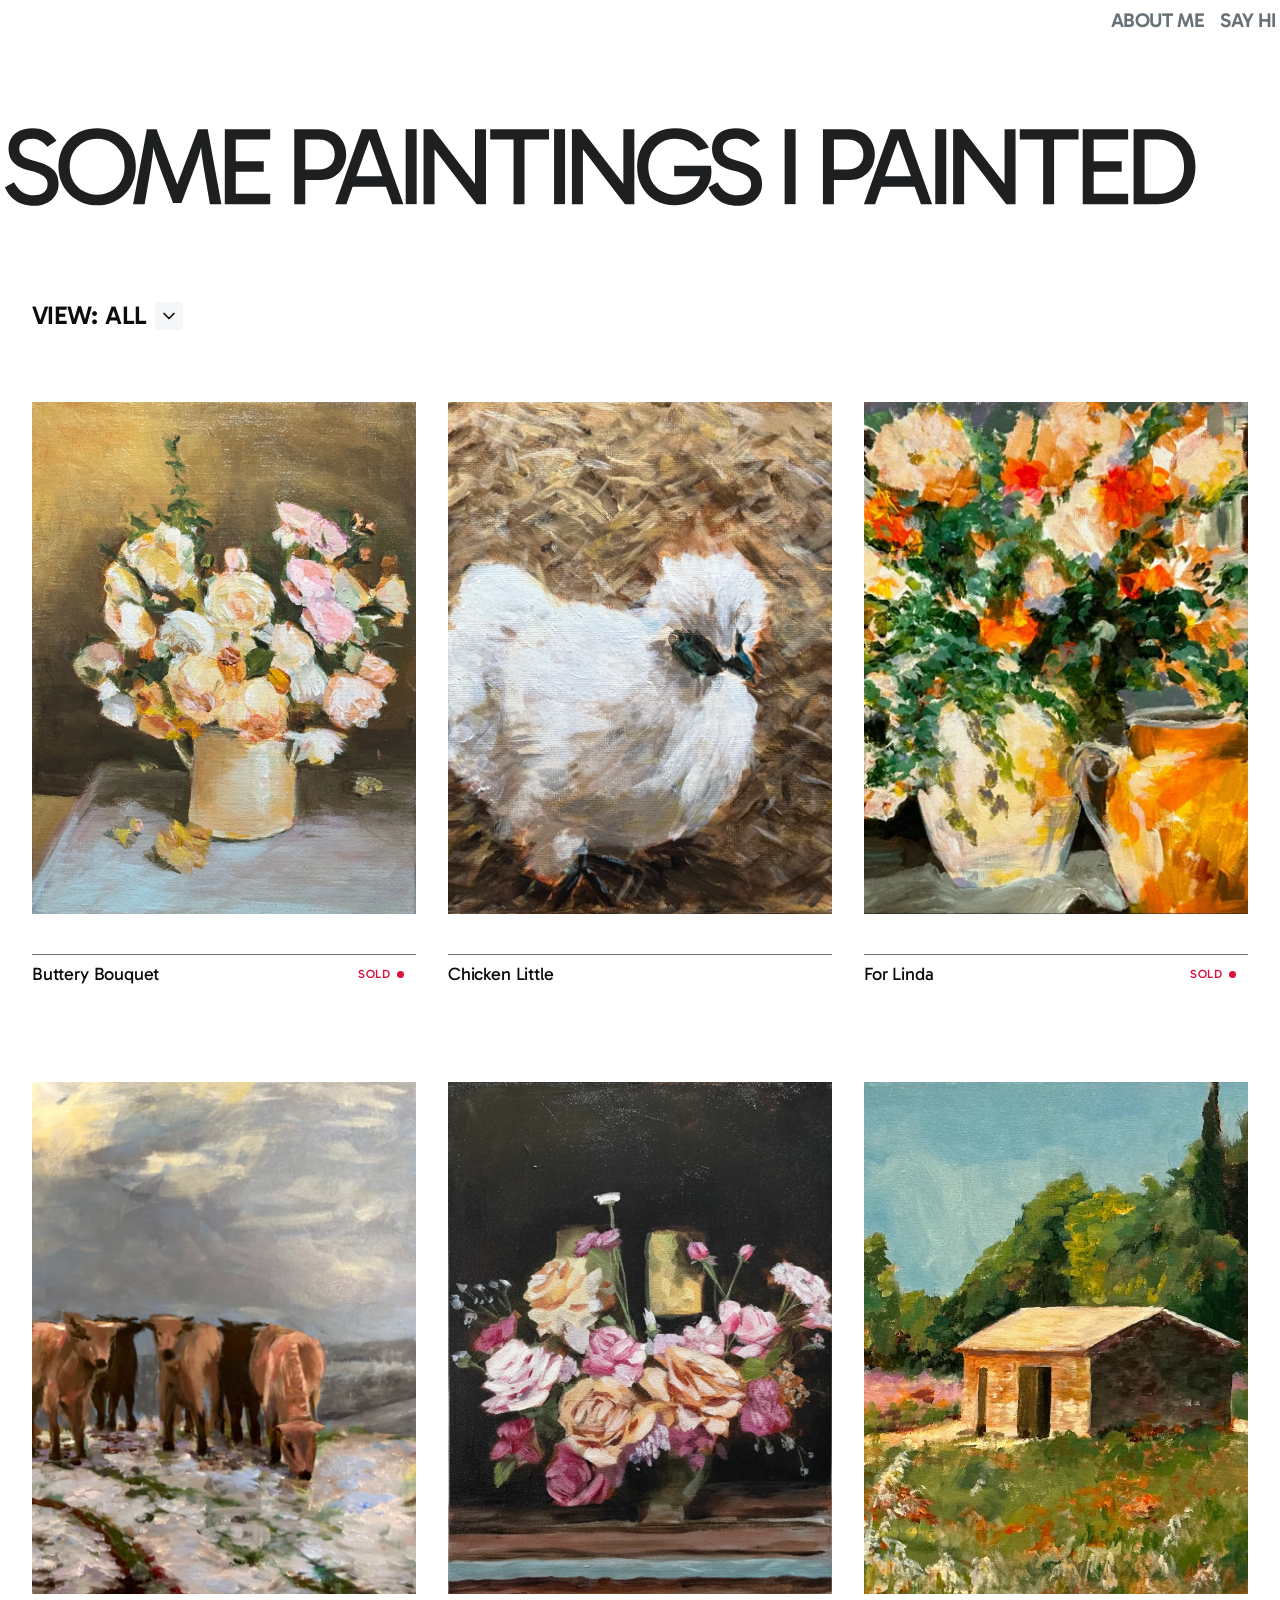
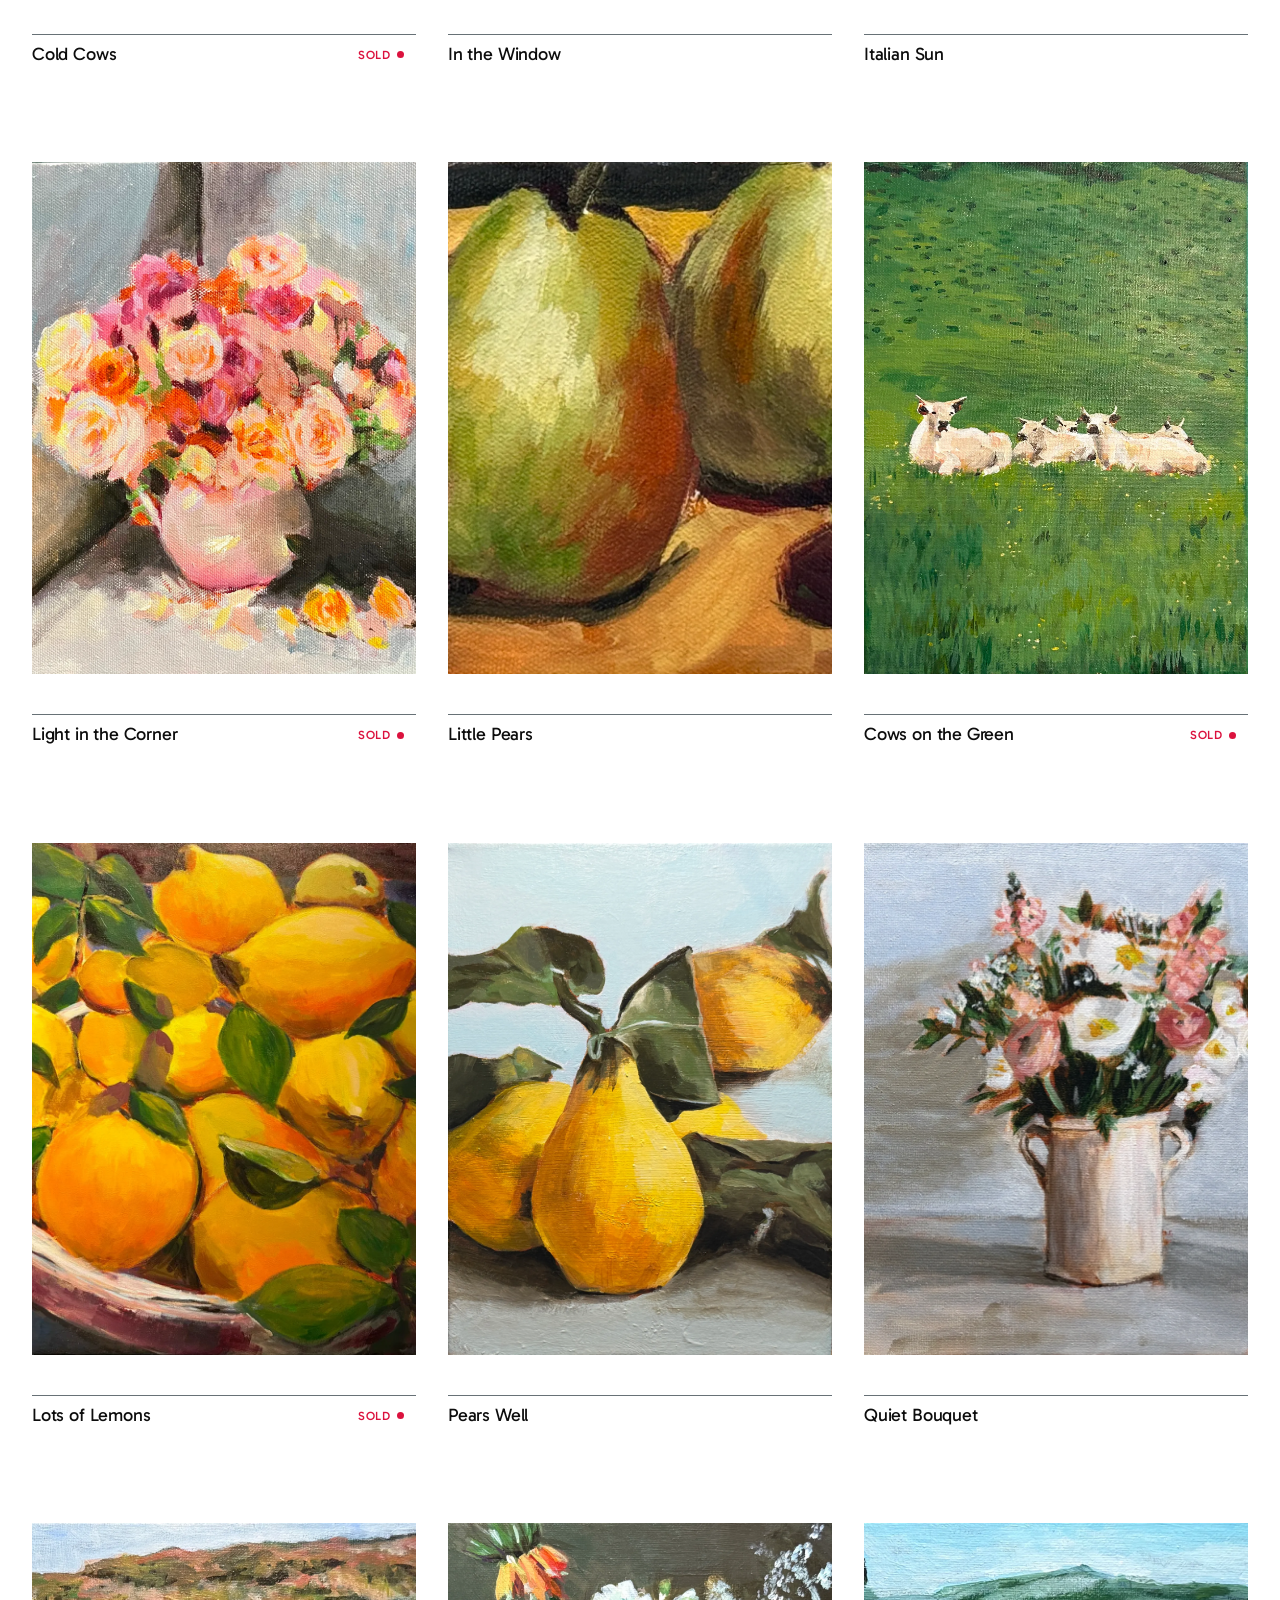
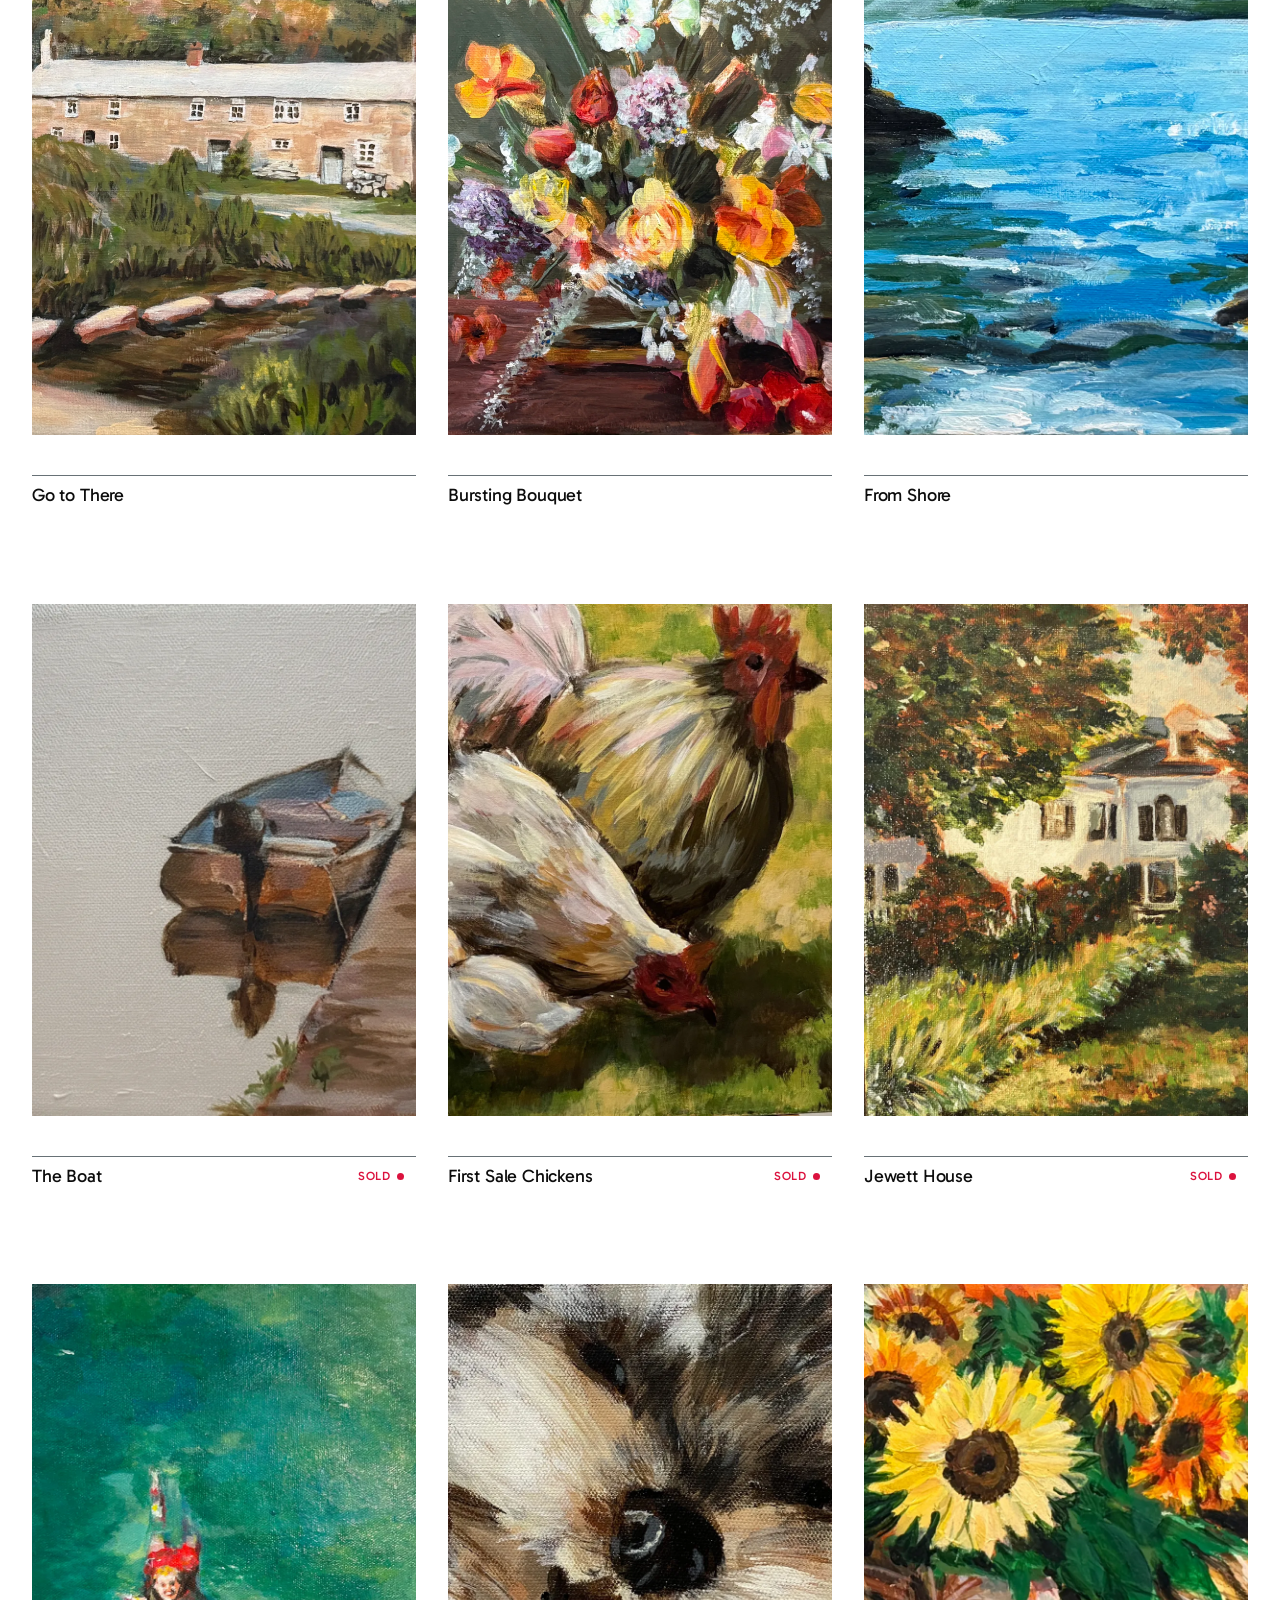
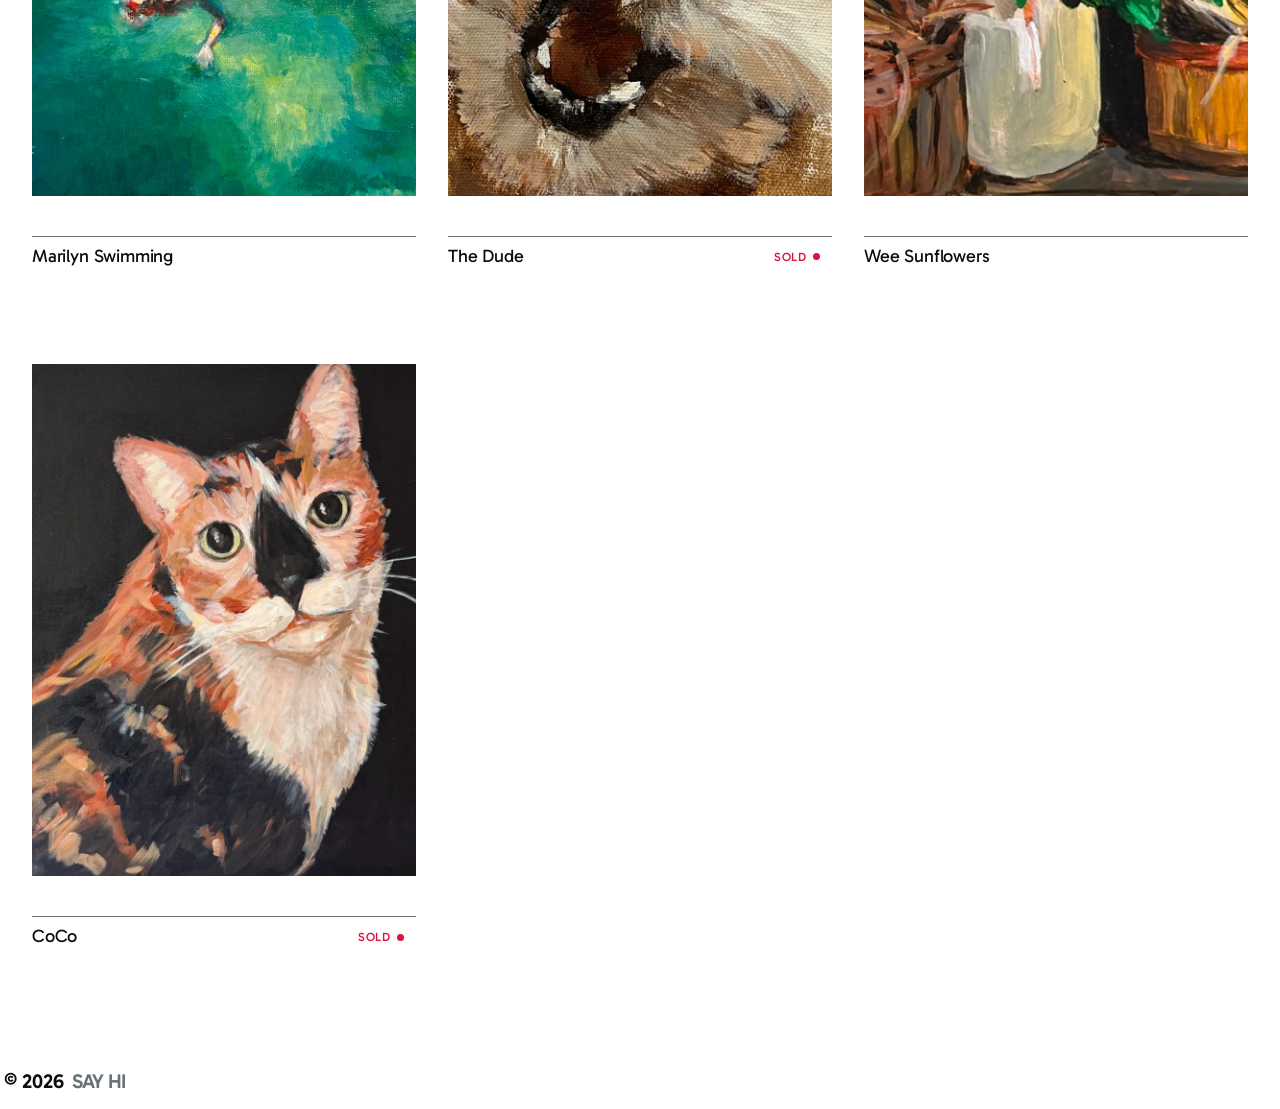
<file: index.html>
<!DOCTYPE html>
<html lang="en">
<head>
  <meta charset="UTF-8">
  <meta name="viewport" content="width=device-width, initial-scale=1.0">
  <script>if(sessionStorage.getItem('page-leaving'))document.documentElement.style.opacity='0'</script>
  <!-- Open Graph / Facebook -->
  <meta property="og:type" content="website">
  <meta property="og:url" content="https://somepaintingsipainted.com/">
  <meta property="og:title" content="Some Paintings I Painted">
  <meta property="og:description" content="Painting is really hard but really fun. Who knew? Here are some paintings I painted.">
  <meta property="og:image" content="https://somepaintingsipainted.com/images/og/og-painting.webp">
  <!-- Twitter -->
  <meta property="twitter:card" content="summary_large_image">
  <meta property="twitter:url" content="https://somepaintingsipainted.com/">
  <meta property="twitter:title" content="Some Paintings I Painted">
  <meta property="twitter:description" content="Painting is really hard but really fun. Who knew? Here are some paintings I painted.">
  <meta property="twitter:image" content="https://somepaintingsipainted.com/images/og/og-painting.webp">
  <title>Some Paintings I Painted</title>
  <link rel="preconnect" href="https://fonts.googleapis.com">
  <link rel="preconnect" href="https://fonts.gstatic.com" crossorigin>
  <link href="https://fonts.googleapis.com/css2?family=Gabarito:wght@400;600&display=swap" rel="stylesheet">
  <link rel="icon" type="image/png" href="images/favicon/favicon.png">
  <link rel="stylesheet" href="styles.css">
</head>
<body>

  <div class="site-sticky-bar" id="site-sticky-bar">
    <a href="index.html" class="site-sticky-bar__logo" id="site-sticky-logo" aria-label="Some Paintings I Painted">
      <img src="images/logo/logo-1line.svg" alt="" class="site-sticky-bar__logo-img">
    </a>
    <nav class="site-nav" aria-label="Main navigation">
      <a href="about.html" class="nav-link">ABOUT<span class="nav-about-me"> ME</span></a>
      <a href="mailto:danakbrook@gmail.com" class="nav-link">SAY HI</a>
    </nav>
  </div>

  <header class="site-header">
    <h1 class="site-title">
      <picture>
        <source media="(min-width: 1024px)" srcset="images/logo/logo-1line.svg">
        <img src="images/logo/logo-2lines.svg" alt="Some Paintings I Painted" class="site-title__logo">
      </picture>
    </h1>
  </header>

  <div class="grid-filter" id="grid-filter">
    <div class="grid-filter__bar">
      <span class="grid-filter__label">VIEW:</span>
      <span class="grid-filter__active-label" id="filter-active-label">ALL</span>
      <button class="grid-filter__btn" id="filter-toggle" aria-expanded="false" aria-label="Filter paintings">
        <span class="grid-filter__icon-down" aria-hidden="true">
          <svg width="20" height="20" viewBox="0 0 20 20" fill="none"><path d="M5 7.5L10 12.5L15 7.5" stroke="currentColor" stroke-width="1.75" stroke-linecap="round" stroke-linejoin="round"/></svg>
        </span>
        <span class="grid-filter__icon-up" aria-hidden="true">
          <svg width="20" height="20" viewBox="0 0 20 20" fill="none"><path d="M5 12.5L10 7.5L15 12.5" stroke="currentColor" stroke-width="1.75" stroke-linecap="round" stroke-linejoin="round"/></svg>
        </span>
        <span class="grid-filter__icon-clear" aria-hidden="true">
          <img src="images/icons/x.svg" alt="" width="20" height="20">
        </span>
      </button>
    </div>
    <div class="grid-filter__options" id="filter-options" aria-hidden="true">
      <div class="grid-filter__options-inner">
        <button class="grid-filter__option is-active" data-theme="all">ALL</button>
        <button class="grid-filter__option" data-theme="flowers">FLOWERS</button>
        <button class="grid-filter__option" data-theme="animals">ANIMALS</button>
        <button class="grid-filter__option" data-theme="food">FOOD</button>
        <button class="grid-filter__option" data-theme="people">PEOPLE</button>
        <button class="grid-filter__option" data-theme="structures">STRUCTURES</button>
        <button class="grid-filter__option" data-theme="water">WATER</button>
      </div>
    </div>
  </div>

  <main class="grid" id="grid" aria-label="Paintings"></main>

  <div class="cursor" id="cursor" aria-hidden="true">
    <span class="cursor__circle">VIEW</span>
  </div>

  <script>
    (async function () {
      let paintings = [];
      try {
        const response = await fetch('paintings.json');
        paintings = await response.json();
      } catch (err) {
        console.error('Failed to load paintings:', err);
      }

      const grid = document.getElementById('grid');

    paintings.forEach((painting) => {
      const item = document.createElement('article');
      item.className = 'grid-item';
      item.dataset.theme = painting.theme || '';

      item.innerHTML = `
        <a href="detail.html?id=${painting.id}" class="grid-item__link" aria-label="${painting.title}${painting.sold ? ', sold' : ''}">
          <div class="grid-item__image-wrap">
            <img
              src="${painting.image}"
              alt="${painting.title}"
              class="grid-item__image"
              loading="lazy"
              width="600"
              height="750"
            >
          </div>
          <div class="grid-item__rule" role="separator"></div>
          <div class="grid-item__meta">
            <span class="grid-item__title">${painting.title}</span>
            ${painting.sold ? '<span class="grid-item__sold"><span class="grid-item__sold-label">SOLD</span><span class="grid-item__sold-dot" aria-hidden="true"></span></span>' : ''}
          </div>
        </a>
      `;

      // Hide image before appending so there's no flash at opacity:1
      const img = item.querySelector('.grid-item__image');
      img.style.opacity = '0';

      grid.appendChild(item);

      // Fade in once loaded (or immediately if already cached)
      if (img.complete && img.naturalWidth > 0) {
        img.style.opacity = '1';
      } else {
        img.addEventListener('load', function () {
          img.style.opacity = '1';
        }, { once: true });
      }
    });

    // ── Filter ────────────────────────────────────────────────────────────────

    const gridFilter    = document.getElementById('grid-filter');
    const filterToggle  = document.getElementById('filter-toggle');
    const filterOptions = document.getElementById('filter-options');
    const activeLabel   = document.getElementById('filter-active-label');

    var activeTheme = 'all';
    var isOpen = false;

    function applyFilter() {
      // Update active-label text
      activeLabel.textContent = activeTheme.toUpperCase();

      // Highlight active option
      document.querySelectorAll('.grid-filter__option').forEach(function (b) {
        b.classList.toggle('is-active', b.dataset.theme === activeTheme);
      });

      // Show/hide grid items
      document.querySelectorAll('#grid .grid-item').forEach(function (item) {
        item.hidden = activeTheme !== 'all' && item.dataset.theme !== activeTheme;
      });

      // Sync classes: open, active-filter (closed + non-all filter)
      gridFilter.classList.toggle('grid-filter--open', isOpen);
      gridFilter.classList.toggle('grid-filter--active', !isOpen && activeTheme !== 'all');

      filterToggle.setAttribute('aria-expanded', String(isOpen));
      filterOptions.setAttribute('aria-hidden', String(!isOpen));
    }

    filterToggle.addEventListener('click', function () {
      // If showing the clear-X (closed + filter set): clear filter, stay closed
      if (!isOpen && activeTheme !== 'all') {
        activeTheme = 'all';
        applyFilter();
        return;
      }
      isOpen = !isOpen;
      filterToggle.setAttribute('aria-label', isOpen ? 'Close filter' : 'Filter paintings');
      applyFilter();
    });

    document.querySelectorAll('.grid-filter__option').forEach(function (btn) {
      btn.addEventListener('click', function () {
        activeTheme = btn.dataset.theme;
        // Menu stays open after selection
        applyFilter();
      });
    });
    })();
  </script>
  <footer class="site-footer">
    <span class="site-footer__copy">&copy; 2026</span>
    <a href="mailto:danakbrook@gmail.com" class="site-footer__link">SAY HI</a>
  </footer>

  <script src="transitions.js"></script>
  <script src="cursor.js"></script>
  <script>
    // Fade in sticky bar (background + logo) once the big logo scrolls out of view
    (function () {
      const bar     = document.getElementById('site-sticky-bar');
      const bigLogo = document.querySelector('.site-title');

      const observer = new IntersectionObserver(function (entries) {
        bar.classList.toggle('is-scrolled', !entries[0].isIntersecting);
      }, { threshold: 0 });

      observer.observe(bigLogo);
    }());
  </script>

</body>
</html>
</file>
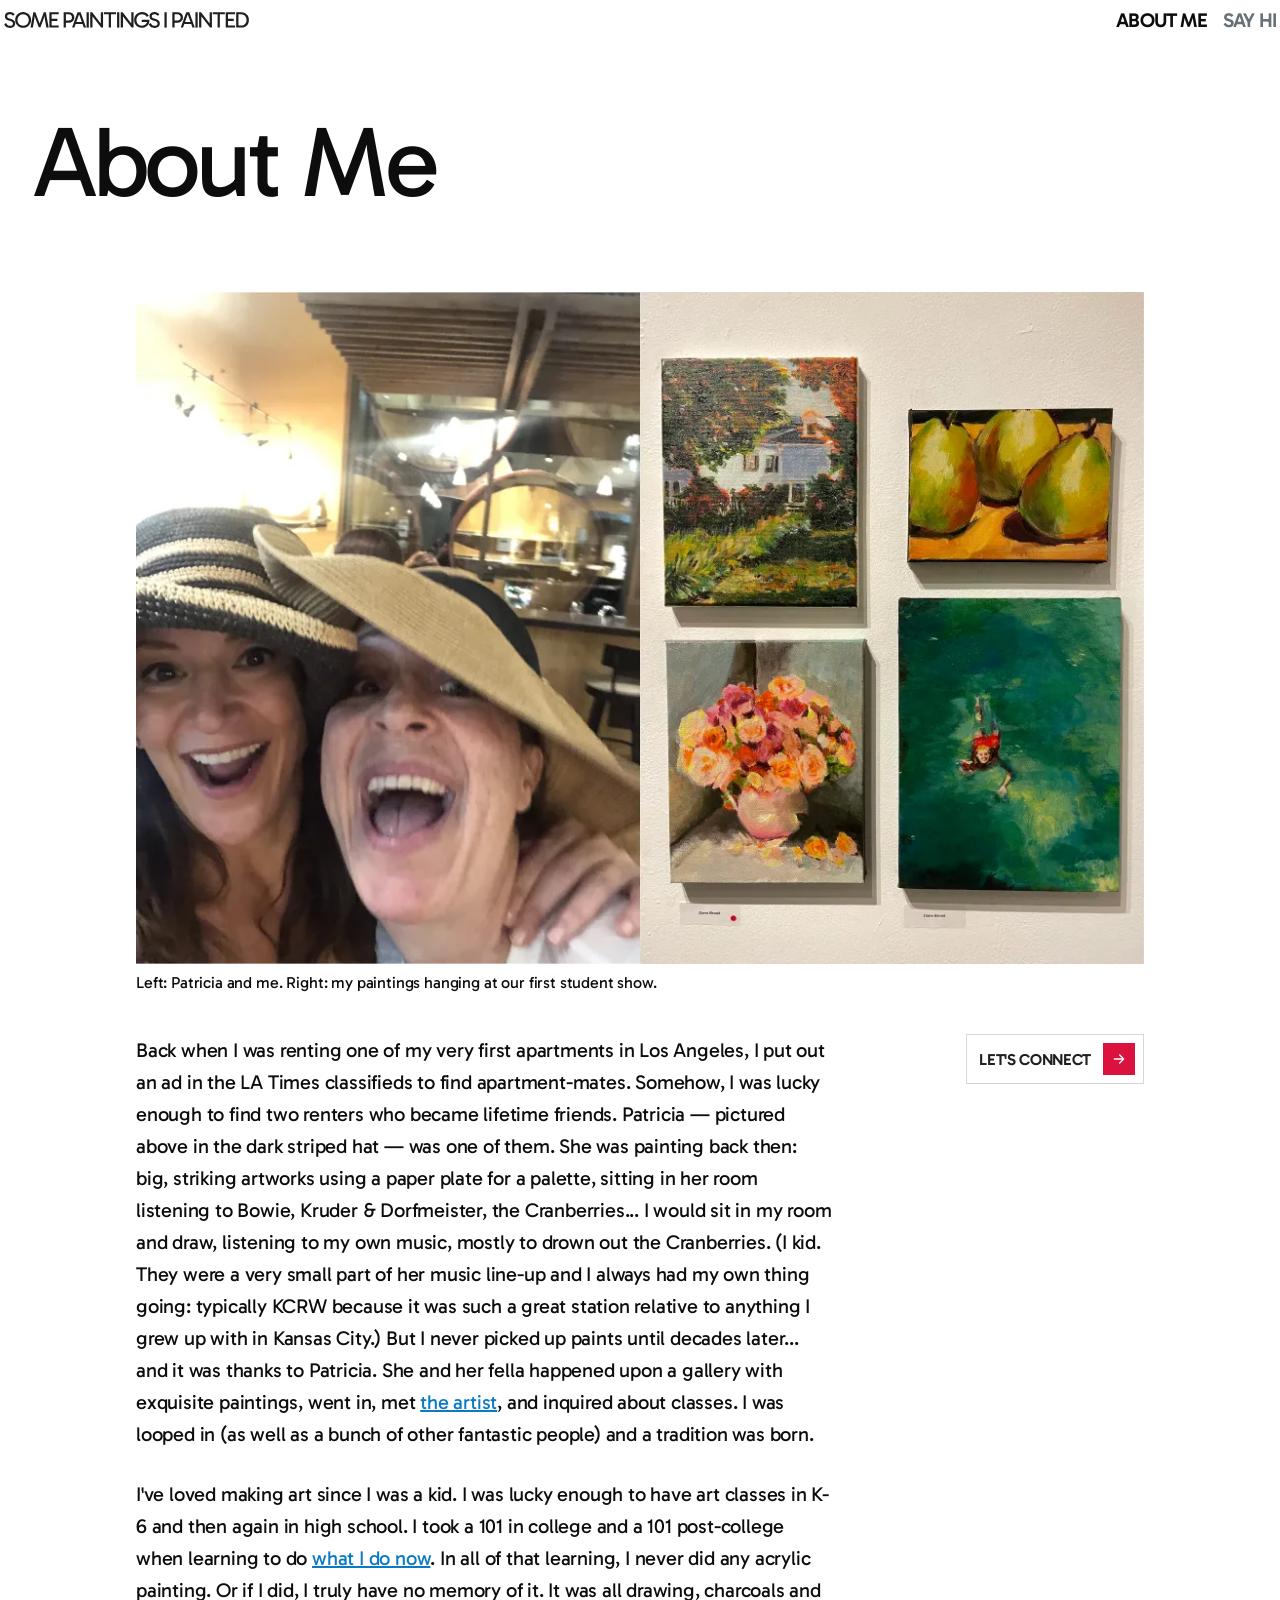
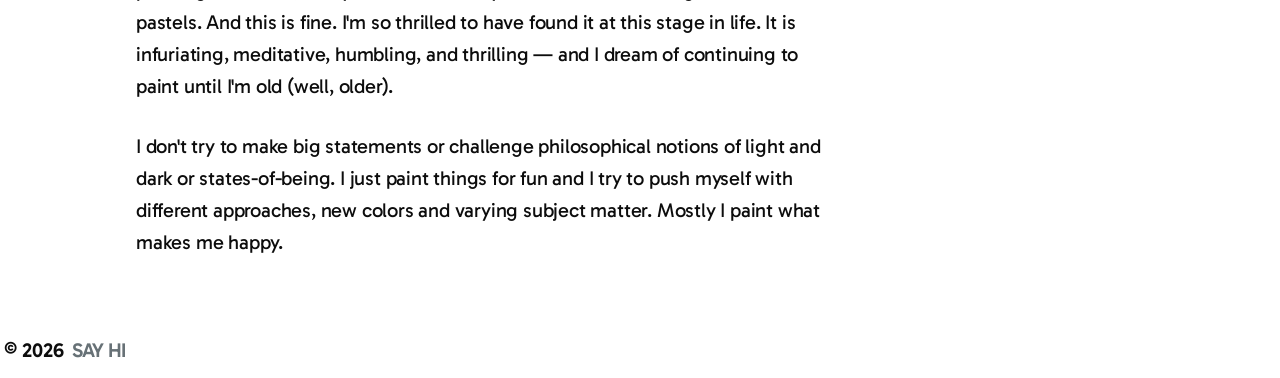
<file: about.html>
<!DOCTYPE html>
<html lang="en">
<head>
  <meta charset="UTF-8">
  <meta name="viewport" content="width=device-width, initial-scale=1.0">
  <script>if(sessionStorage.getItem('page-leaving'))document.documentElement.style.opacity='0'</script>
  <!-- Open Graph / Facebook -->
  <meta property="og:type" content="website">
  <meta property="og:url" content="https://somepaintingsipainted.com/about.html">
  <meta property="og:title" content="Some Paintings I Painted">
  <meta property="og:description" content="Painting is really hard but really fun. Who knew? Here are some paintings I painted.">
  <meta property="og:image" content="https://somepaintingsipainted.com/images/og/og-painting.webp">
  <!-- Twitter -->
  <meta property="twitter:card" content="summary_large_image">
  <meta property="twitter:url" content="https://somepaintingsipainted.com/about.html">
  <meta property="twitter:title" content="Some Paintings I Painted">
  <meta property="twitter:description" content="Painting is really hard but really fun. Who knew? Here are some paintings I painted.">
  <meta property="twitter:image" content="https://somepaintingsipainted.com/images/og/og-painting.webp">
  <title>About Me – Some Paintings I Painted</title>
  <link rel="preconnect" href="https://fonts.googleapis.com">
  <link rel="preconnect" href="https://fonts.gstatic.com" crossorigin>
  <link href="https://fonts.googleapis.com/css2?family=Gabarito:wght@400;600&display=swap" rel="stylesheet">
  <link rel="icon" type="image/png" href="images/favicon/favicon.png">
  <link rel="stylesheet" href="styles.css">
  <link rel="stylesheet" href="about.css">
</head>
<body>

  <header class="detail-header">
    <a href="index.html" class="detail-header__title" aria-label="Some Paintings I Painted">
      <img src="images/logo/logo-1line.svg" alt="Some Paintings I Painted" class="detail-header__logo">
    </a>
    <nav class="detail-header__nav" aria-label="Main navigation">
      <a href="about.html" class="detail-header__nav-link detail-header__nav-link--active">ABOUT<span class="nav-about-me"> ME</span></a>
      <a href="mailto:danakbrook@gmail.com" class="detail-header__nav-link">SAY HI</a>
    </nav>
  </header>

  <main class="about page-container" id="page">

    <h1 class="about__title">About Me</h1>

    <figure class="about__figure">
      <img
        src="images/about/patricia-dana.webp"
        alt="Patricia and me at our first student show"
        class="about__photo"
      >
      <figcaption class="about__caption">
        Left: Patricia and me. Right: my paintings hanging at our first student show.
      </figcaption>
    </figure>

    <div class="about__body">
      <p>
        Back when I was renting one of my very first apartments in Los Angeles, I put out an ad
        in the LA Times classifieds to find apartment-mates. Somehow, I was lucky enough to find
        two renters who became lifetime friends. Patricia — pictured above in the dark striped
        hat — was one of them. She was painting back then: big, striking artworks using a paper 
		plate for a palette, sitting in her room listening to Bowie, Kruder & Dorfmeister, the 
		Cranberries... I would sit in my room and draw, listening to my own music, mostly to 
		drown out the Cranberries. (I kid. They were a very small part of her music line-up and 
		I always had my own thing going: typically KCRW because it was such a great station relative 
		to anything I grew up with in Kansas City.) But I never picked up paints until decades
        later... and it was thanks to Patricia. She and her fella happened upon a gallery with
        exquisite paintings, went in, met <a href="http://www.rebeccamolayemarts.com/" target="_blank" rel="noopener">the artist</a>,
        and inquired about classes. I was looped in (as well as a bunch of other fantastic
        people) and a tradition was born.
      </p>
      <p>
        I've loved making art since I was a kid. I was lucky enough to have art classes in K-6
        and then again in high school. I took a 101 in college and a 101 post-college when
        learning to do <a href="https://www.danabrook.com/" target="_blank" rel="noopener">what I do now</a>.
        In all of that learning, I never did any acrylic painting. Or if I did, I truly have no
        memory of it. It was all drawing, charcoals and pastels. And this is fine. I'm so
        thrilled to have found it at this stage in life. It is infuriating, meditative, humbling,
        and thrilling — and I dream of continuing to paint until I'm old (well, older).
      </p>
      <p>
        I don't try to make big statements or challenge philosophical notions of light and dark
        or states-of-being. I just paint things for fun and I try to push myself with different
        approaches, new colors and varying subject matter. Mostly I paint what makes me happy.
      </p>
    </div>

    <div class="about__cta">
      <a href="mailto:danakbrook@gmail.com" class="btn-primary">
        <span>Let's Connect</span>
        <span class="btn-primary__badge" aria-hidden="true">
          <img src="images/icons/arrow-right.svg" class="icon-white" alt="" width="16" height="16">
        </span>
      </a>
    </div>

  </main>

  <script src="transitions.js"></script>

  <footer class="site-footer">
    <span class="site-footer__copy">&copy; 2026</span>
    <a href="mailto:danakbrook@gmail.com" class="site-footer__link">SAY HI</a>
  </footer>

</body>
</html>
</file>
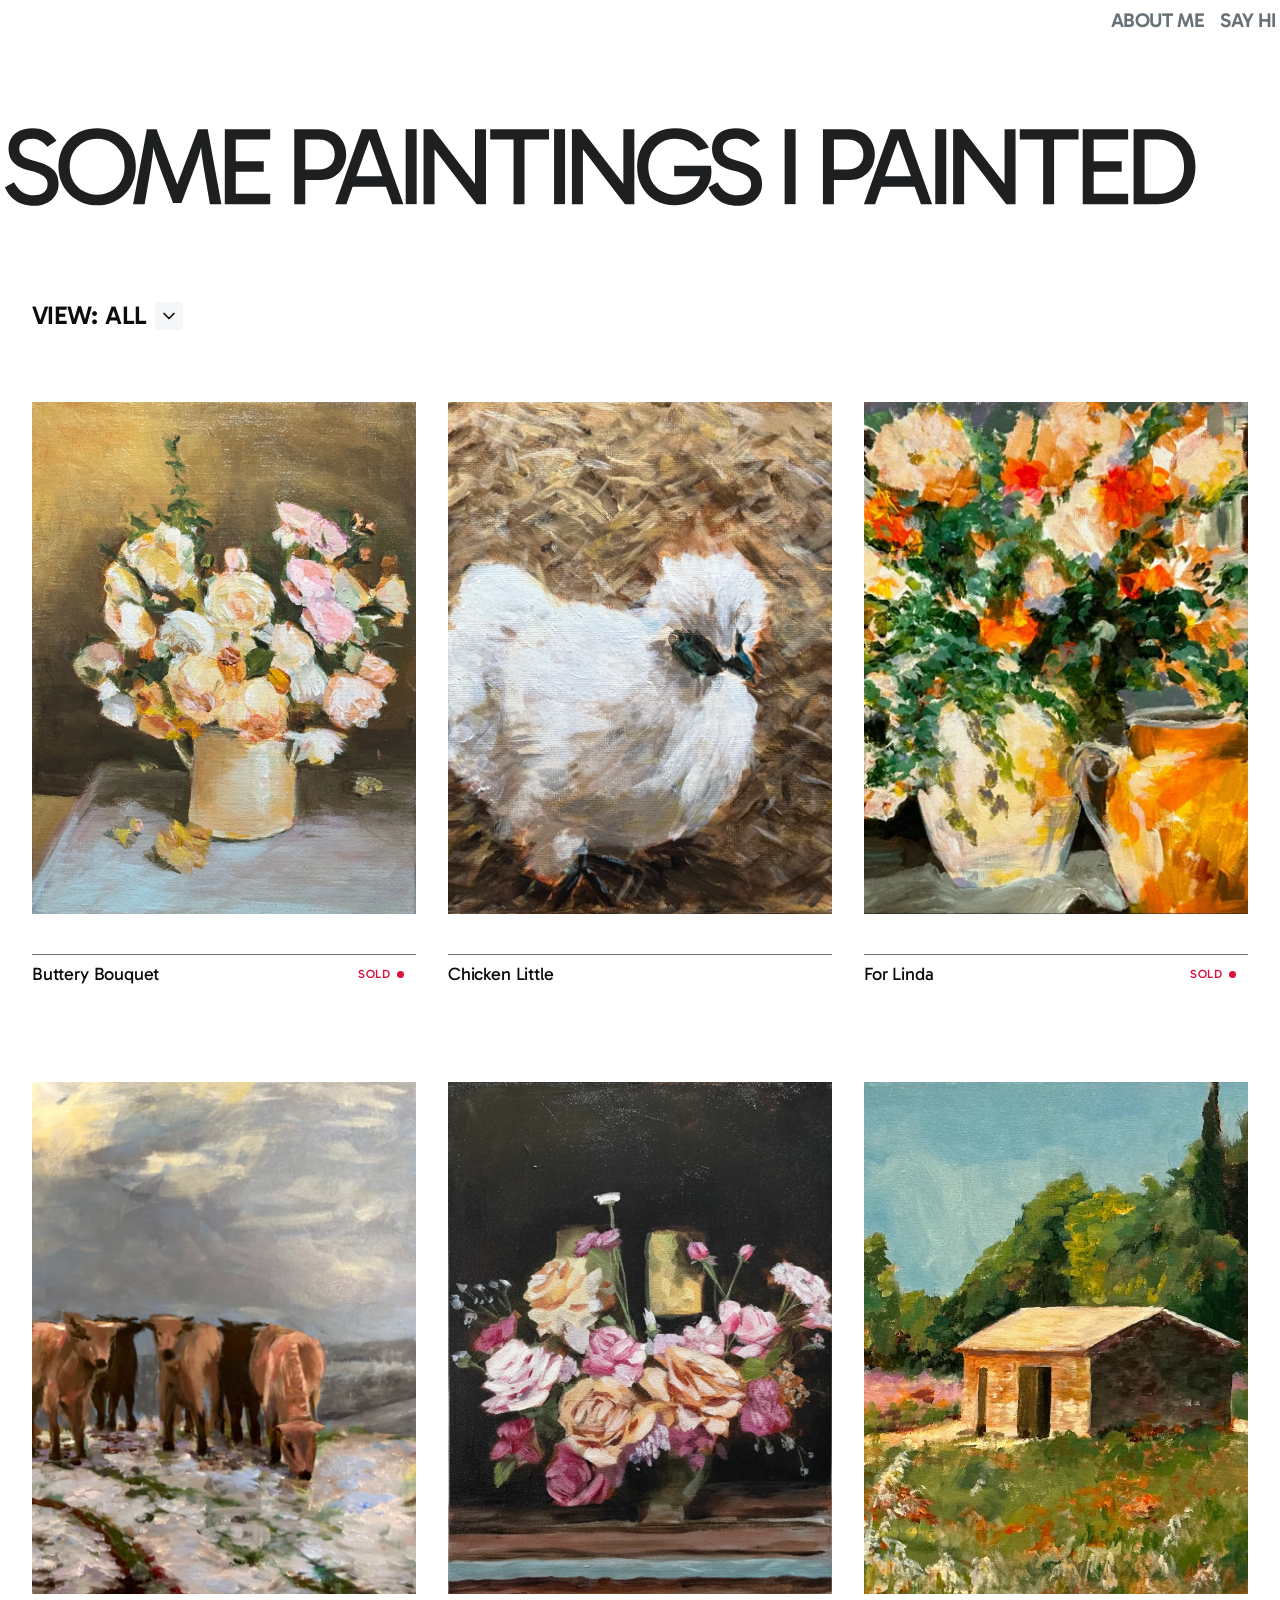
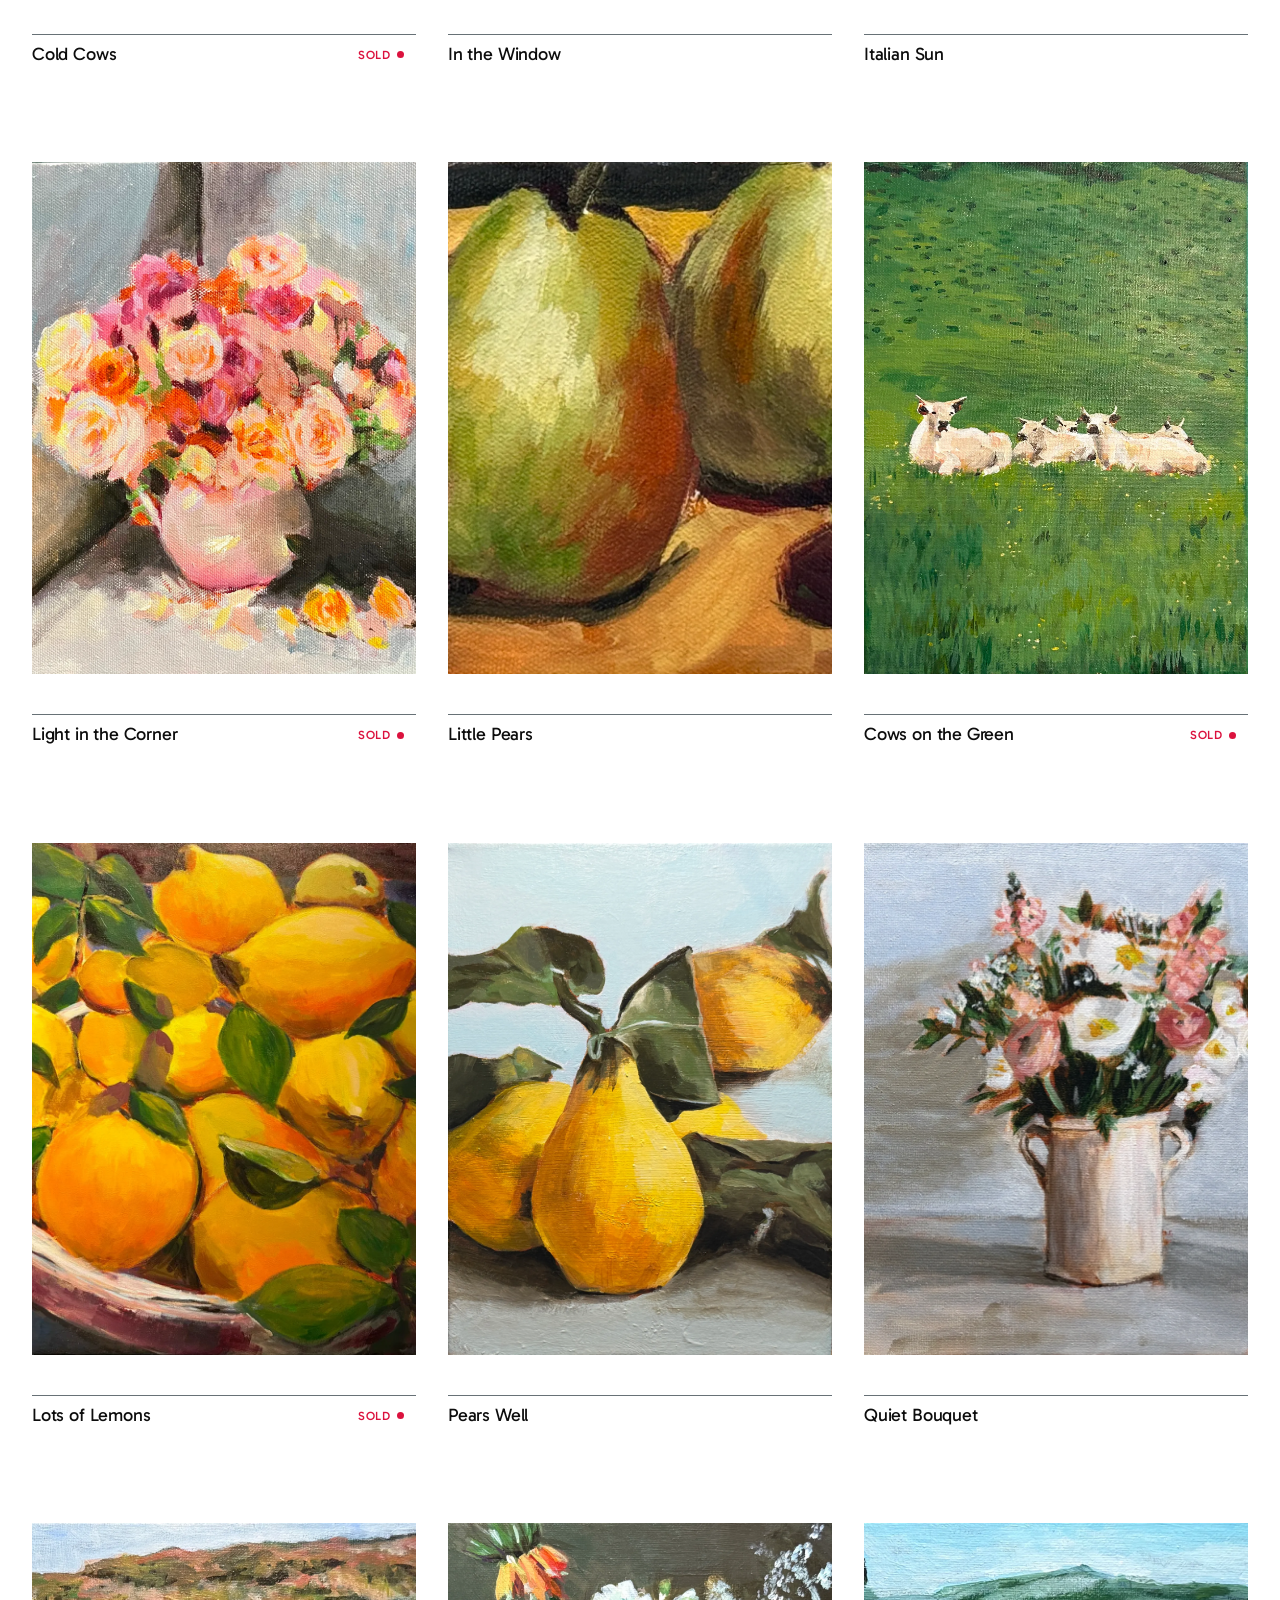
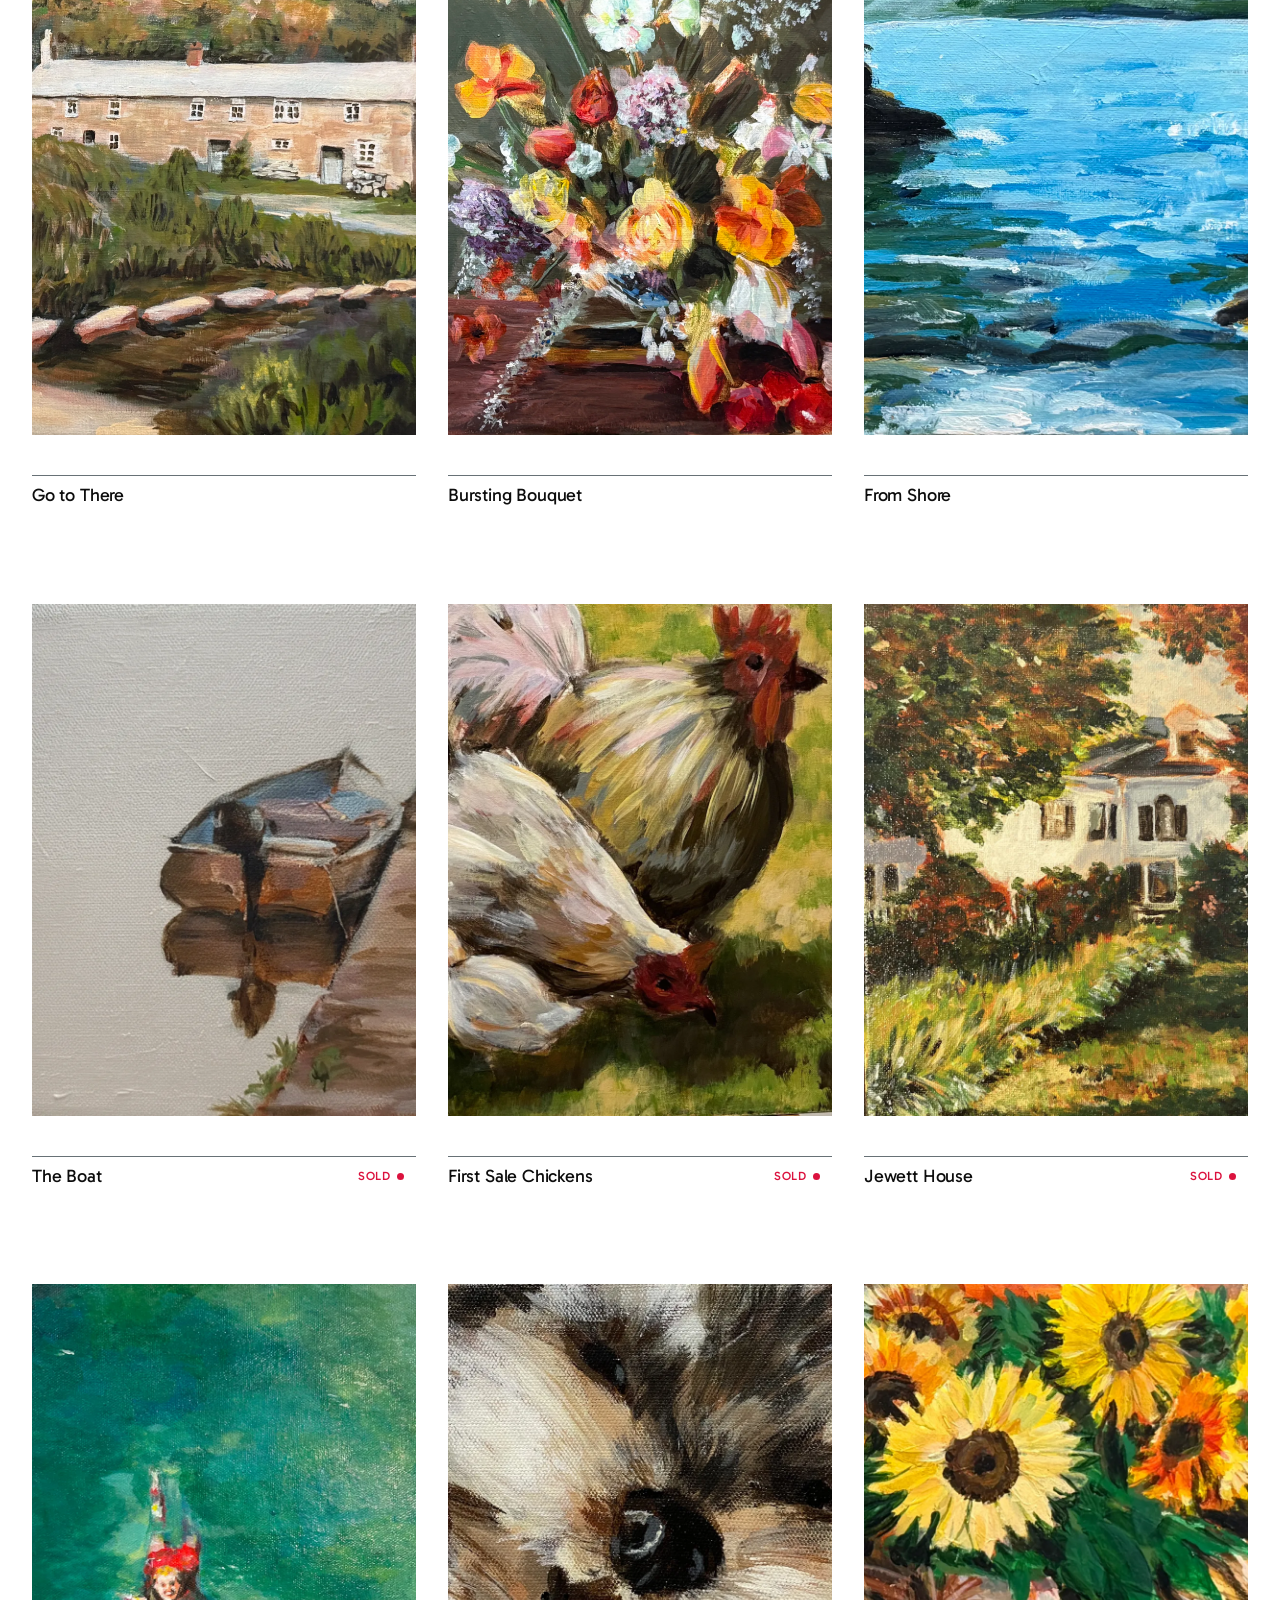
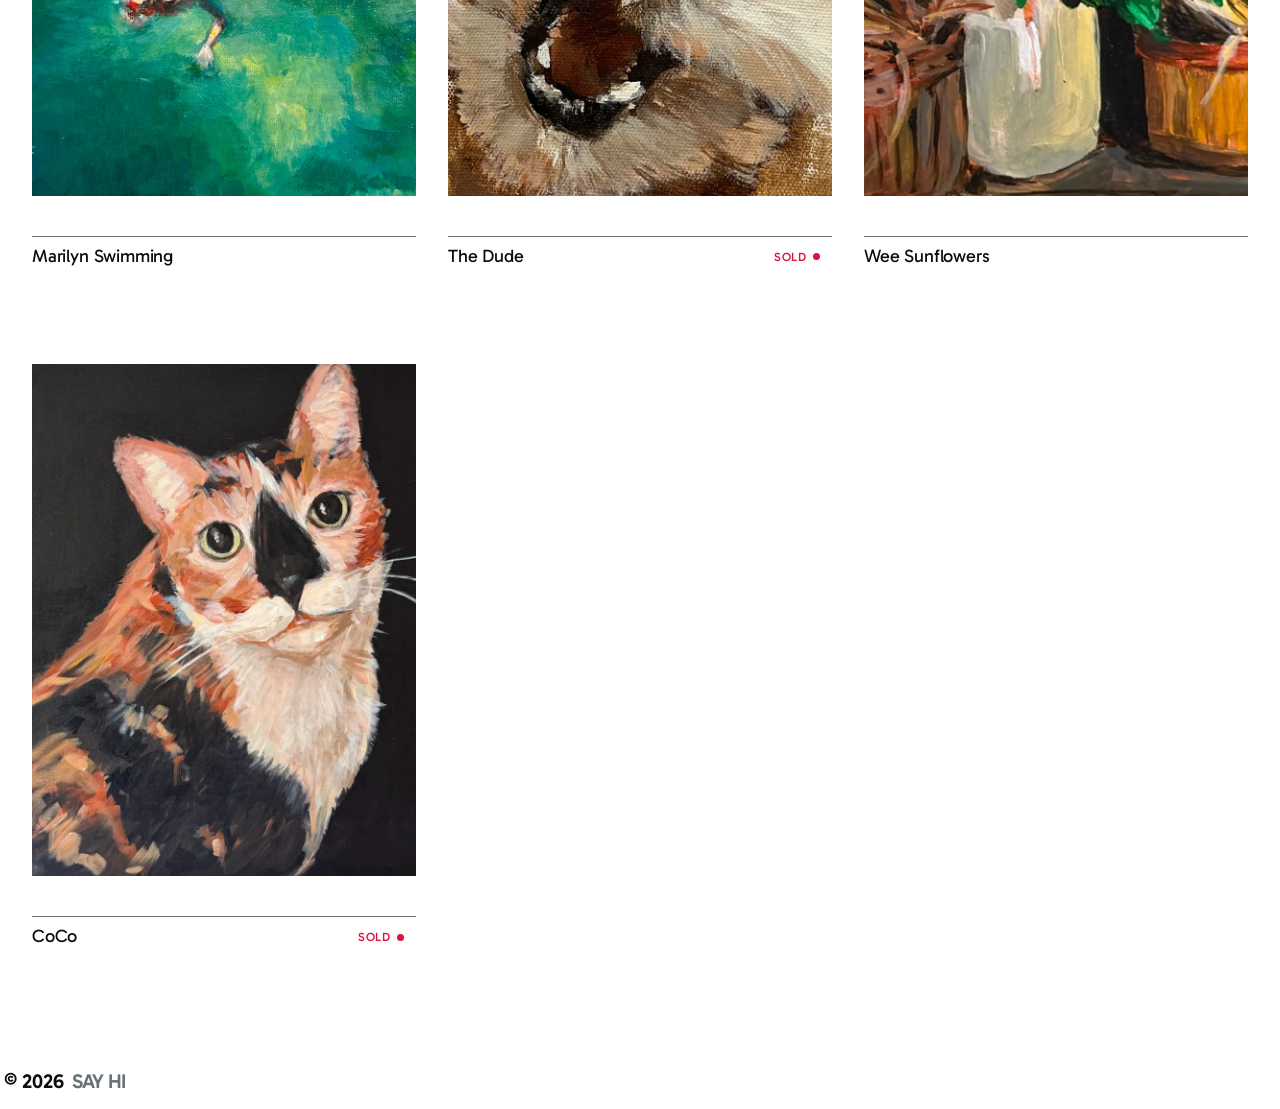
<file: detail.html>
<!DOCTYPE html>
<html lang="en">
<head>
  <meta charset="UTF-8">
  <meta name="viewport" content="width=device-width, initial-scale=1.0">
  <script>if(sessionStorage.getItem('page-leaving'))document.documentElement.style.opacity='0'</script>
  <!-- Open Graph / Facebook -->
  <meta property="og:type" content="website">
  <meta property="og:url" content="https://somepaintingsipainted.com/">
  <meta property="og:title" content="Some Paintings I Painted">
  <meta property="og:description" content="Painting is really hard but really fun. Who knew? Here are some paintings I painted.">
  <meta property="og:image" content="https://somepaintingsipainted.com/images/og/og-painting.webp">
  <!-- Twitter -->
  <meta property="twitter:card" content="summary_large_image">
  <meta property="twitter:url" content="https://somepaintingsipainted.com/">
  <meta property="twitter:title" content="Some Paintings I Painted">
  <meta property="twitter:description" content="Painting is really hard but really fun. Who knew? Here are some paintings I painted.">
  <meta property="twitter:image" content="https://somepaintingsipainted.com/images/og/og-painting.webp">
  <title>Some Paintings I Painted</title>
  <link rel="preconnect" href="https://fonts.googleapis.com">
  <link rel="preconnect" href="https://fonts.gstatic.com" crossorigin>
  <link href="https://fonts.googleapis.com/css2?family=Gabarito:wght@400;600&family=Cormorant+Garamond:wght@600;700&family=Inter:wght@300;400&display=swap" rel="stylesheet">
  <link rel="icon" type="image/png" href="images/favicon/favicon.png">
  <link rel="stylesheet" href="styles.css">
  <link rel="stylesheet" href="detail.css">
</head>
<body>

  <header class="detail-header">
    <a href="index.html" class="detail-header__title" aria-label="Some Paintings I Painted">
      <img src="images/logo/logo-1line.svg" alt="Some Paintings I Painted" class="detail-header__logo">
    </a>
    <nav class="detail-header__nav" aria-label="Main navigation">
      <a href="about.html" class="detail-header__nav-link">ABOUT<span class="nav-about-me"> ME</span></a>
      <a href="mailto:danakbrook@gmail.com" class="detail-header__nav-link">SAY HI</a>
    </nav>
  </header>

  <main id="detail-main" class="page-container"></main>

  <script>
    let paintings = [];
    fetch('paintings.json')
      .then(r => r.json())
      .then(function (data) {
        paintings = data;
        var s = document.createElement('script');
        s.src = 'detail.js';
        document.body.appendChild(s);
      })
      .catch(function (err) { console.error('Failed to load paintings:', err); });
  </script>
  <script src="transitions.js"></script>


</body>
</html>
</file>
<file: styles.css>
/* ─── Reset ─────────────────────────────────────────────────────────────── */

*, *::before, *::after {
  box-sizing: border-box;
  margin: 0;
  padding: 0;
  font-family: inherit;
}

/* ─── Tokens ─────────────────────────────────────────────────────────────── */

:root {
  --color-bg:        #ffffff;
  --color-fg:        #0d0d0d;
  --color-fg-muted:  #677176;
  --color-hover-bg:  #f3f0eb;
  --color-rule:      #677176;
  --color-sold:      #db123e;

  --font-body:       'Gabarito', system-ui, sans-serif;

  --site-padding-x:  32px;
  --item-pad:        12px;
}

/* ─── Base ───────────────────────────────────────────────────────────────── */

html {
  font-size: 16px;
  background: var(--color-bg);
  color: var(--color-fg);
  -webkit-font-smoothing: antialiased;
  -moz-osx-font-smoothing: grayscale;
}

body {
  font-family: var(--font-body);
  min-height: 100vh;
}

a {
  color: inherit;
  text-decoration: none;
}

/* ─── Header ─────────────────────────────────────────────────────────────── */

.site-header {
  padding: 128px 4px 64px;
}

.site-title {
  display: block;
  line-height: 1;
}

.site-title__logo {
  display: block;
  width: calc(100vw - 8px);
  max-width: 1304px;
  height: auto;
  padding-right: 80px;
}

.site-sticky-bar {
  position: fixed;
  top: 0;
  left: 0;
  right: 0;
  z-index: 100;
  display: flex;
  align-items: center;
  justify-content: space-between;
  padding: 8px 4px;
  background: rgba(255, 255, 255, 0);
  backdrop-filter: blur(8px);
  -webkit-backdrop-filter: blur(8px);
  transition: background 0.4s ease;
}

.site-sticky-bar.is-scrolled {
  background: rgba(255, 255, 255, 0.85);
}

.site-sticky-bar__logo {
  display: block;
  line-height: 1;
  padding-right: 80px;
  opacity: 0;
  pointer-events: none;
  transition: opacity 0.4s ease;
}

.site-sticky-bar.is-scrolled .site-sticky-bar__logo {
  opacity: 1;
  pointer-events: auto;
}

.site-sticky-bar.is-scrolled .site-sticky-bar__logo:hover {
  opacity: 0.6;
}

.site-sticky-bar__logo-img {
  display: block;
  height: 16px;
  width: auto;
}

.site-nav {
  display: flex;
  align-items: center;
  gap: 16px;
}

.nav-link {
  font-size: 20px;
  font-weight: 600;
  letter-spacing: -0.02em;
  color: var(--color-fg-muted);
  transition: color 0.2s ease;
}

.nav-link:hover {
  color: var(--color-fg);
}

/* ─── Grid Filter ────────────────────────────────────────────────────────── */

.grid-filter {
  padding: 32px var(--site-padding-x) 40px;
}

.grid-filter__bar {
  display: flex;
  align-items: center;
  gap: 8px;
}

.grid-filter__label,
.grid-filter__active-label {
  font-size: clamp(1.25rem, 2vw, 1.625rem); /* max 26px (was 30px) */
  font-weight: 600;
  letter-spacing: -0.02em;
  line-height: 1;
  color: var(--color-fg);
}

.grid-filter__btn {
  display: flex;
  align-items: center;
  justify-content: center;
  padding: 4px;
  background: #f5f6f7;
  border: none;
  border-radius: 3px;
  cursor: pointer;
  color: var(--color-fg);
  transition: background 0.2s ease, border-radius 0.2s ease, color 0.2s ease;
}

.grid-filter__btn:hover {
  background: #db123e;
  border-radius: 400px;
  color: #ffffff;
}

/* ── Icon states ──────────────────────────────────────────────────────────── */

/* Default (closed, no filter): down arrow */
.grid-filter__icon-down  { display: flex; }
.grid-filter__icon-up    { display: none; }
.grid-filter__icon-clear { display: none; }

/* Open: gray button + up arrow */
.grid-filter--open .grid-filter__btn {
  background: #f5f6f7;
  border-radius: 3px;
  color: var(--color-fg);
}
.grid-filter--open .grid-filter__icon-down { display: none; }
.grid-filter--open .grid-filter__icon-up   { display: flex; }

/* Active filter, menu closed: red circle + X */
.grid-filter--active .grid-filter__btn {
  background: #db123e;
  border-radius: 400px;
  color: #ffffff;
}
.grid-filter--active .grid-filter__icon-down  { display: none; }
.grid-filter--active .grid-filter__icon-clear { display: flex; }

/* Expand/collapse */
.grid-filter__options {
  max-height: 0;
  overflow: hidden;
  transition: max-height 0.25s ease;
}

.grid-filter--open .grid-filter__options {
  max-height: 200px;
}

.grid-filter__options-inner {
  display: flex;
  flex-wrap: wrap;
  align-items: center;
  gap: 16px;
  padding-top: 16px;
}

.grid-filter__option {
  font-size: clamp(1.25rem, 2vw, 1.625rem);
  font-weight: 600;
  letter-spacing: -0.02em;
  line-height: 1;
  color: var(--color-fg-muted);
  background: none;
  border: none;
  padding: 0;
  cursor: pointer;
  transition: color 0.15s ease;
}

.grid-filter__option:hover {
  color: var(--color-fg);
}

.grid-filter__option.is-active {
  color: var(--color-fg);
}

/* ─── Grid ───────────────────────────────────────────────────────────────── */

/*
  12-col grid math at 1440px:
  1440 - (2 × 32px margins) - (11 × 32px gutters) = 1024px ÷ 12 = 85.33px/col
  span-3 card = (3 × 85.33px) + (2 × 32px inner gaps) = 320px ✓
*/
.grid {
  display: grid;
  grid-template-columns: repeat(12, 1fr);
  column-gap: 32px;
  row-gap: 96px;
  padding: 32px var(--site-padding-x) 120px;
}

/* ─── Grid Item ──────────────────────────────────────────────────────────── */

/* 4 cards per row ≥ 1440px (span 3 of 12) */
.grid-item {
  grid-column: span 3;
  position: relative;
  z-index: 0;
}

/* 3 cards per row — 1024px–1439px (span 4 of 12) */
@media (max-width: 1439px) {
  .grid-item { grid-column: span 4; }
}

/* 2 cards per row — 768px–1023px (span 6 of 12) */
@media (max-width: 1023px) {
  .grid-item { grid-column: span 6; }
}

/* 2 cards per row — below 768px (span 6 of 12), 16px margins */
@media (max-width: 767px) {
  :root { --site-padding-x: 16px; }
  .grid-item { grid-column: span 6; }
  .nav-about-me { display: none; }
}

.grid-item::before {
  content: '';
  position: absolute;
  inset: -16px;
  background: #f5f6f7;
  opacity: 0;
  transition: opacity 300ms ease-out;
  pointer-events: none;
  z-index: -1;
}

.grid-item:hover {
  z-index: 2;
}

.grid-item:hover::before {
  opacity: 1;
}

.grid-item__link {
  display: block;
}

/* Suppress default cursor on paintings */
.grid-item__link,
.grid-item__link * {
  cursor: none;
}

.grid-item__image-wrap {
  width: 100%;
  aspect-ratio: 3 / 4;
  overflow: hidden;
  background: #e8e5e0; /* placeholder tint while loading */
}

.grid-item__image {
  width: 100%;
  height: 100%;
  object-fit: cover;
  display: block;
  transition: transform 300ms ease-out, opacity 300ms ease;
}

.grid-item:hover .grid-item__image {
  transform: scale(1.05);
}

.grid-item__rule {
  width: 100%;
  height: 1px;
  background: var(--color-rule);
  margin-top: 40px;
}

.grid-item__meta {
  display: flex;
  align-items: center;
  justify-content: space-between;
  gap: 8px;
  padding: 8px var(--item-pad) 0 0;
}

.grid-item__title {
  font-size: 18px;
  font-weight: 400;
  letter-spacing: -0.01em;
  line-height: 1.3;
  color: var(--color-fg);
}

.grid-item__sold {
  display: inline-flex;
  align-items: center;
  gap: 7px;
  flex-shrink: 0;
}

.grid-item__sold-label {
  font-size: 12px;
  font-weight: 500;
  letter-spacing: 0.04em;
  color: var(--color-sold);
}

.grid-item__sold-dot {
  display: block;
  flex-shrink: 0;
  width: 7px;
  height: 7px;
  border-radius: 50%;
  background-color: var(--color-sold);
}

/* ─── Responsive ─────────────────────────────────────────────────────────── */

@media (max-width: 640px) {
  .site-sticky-bar {
    padding: 4px;
    /* overrides the 8px 4px desktop padding */
  }

  .site-sticky-bar__logo-img {
    height: 13px;
  }

  .site-nav {
    gap: 12px;
  }

  .nav-link {
    font-size: 16px;
    white-space: nowrap;
  }

  .site-header {
    padding: 60px 4px 40px;
  }

  .site-title__logo {
    width: calc(100vw - 8px);
    padding-right: 40px;
  }

  /* Filter bar tightens on mobile (font already scales via clamp) */
  .grid-filter {
    padding: 24px var(--site-padding-x) 28px;
  }

  .grid-filter__bar {
    gap: 6px;
  }

  .grid {
    row-gap: 40px;
    padding: 24px var(--site-padding-x) 64px;
  }

  .grid-item__rule {
    margin-top: 24px;
  }

}

/* ─── Custom Cursor ──────────────────────────────────────────────────────── */

.cursor {
  position: fixed;
  top: 0;
  left: 0;
  pointer-events: none;
  z-index: 9999;
  opacity: 0; /* JS reveals after first mousemove post-load */
}

.cursor__circle {
  display: flex;
  align-items: center;
  justify-content: center;
  width: 68px;
  height: 68px;
  border-radius: 50%;
  background: #DB123E;
  color: #ffffff;
  font-family: var(--font-body);
  font-size: 12px;
  font-weight: 600;
  letter-spacing: 0.18em;
  /* transform origin centered */
  transform-origin: 50% 50%;
}

/* Touch/narrow viewports have no hover cursor to follow — the circle would
   otherwise stick where it was last positioned. */
@media (max-width: 728px) {
  .cursor {
    display: none;
  }

  .grid-item__link,
  .grid-item__link * {
    cursor: pointer;
  }
}

/* ─── Site Footer ────────────────────────────────────────────────────────── */

.site-footer {
  display: flex;
  align-items: center;
  gap: 8px;
  margin-left: 4px;
  padding-bottom: 16px;
}

.site-footer__copy {
  font-family: var(--font-body);
  font-size: 20px;
  font-weight: 600;
  color: var(--color-fg);
}

.site-footer__link {
  font-family: var(--font-body);
  font-size: 20px;
  font-weight: 600;
  letter-spacing: -0.04em;
  color: var(--color-fg-muted);
  text-decoration: none;
  text-transform: uppercase;
  transition: color 0.2s ease;
}

.site-footer__link:hover {
  color: var(--color-fg);
}

/* ─── Icon helpers ───────────────────────────────────────────────────────── */

/* White icons (on colored backgrounds) */
.icon-white {
  filter: brightness(0) invert(1);
}

/* Blue icons (#0D8DE2) */
.icon-blue {
  filter: invert(46%) sepia(90%) saturate(480%) hue-rotate(173deg) brightness(103%);
}

/* Filter button icons turn white on red background (hover or active-filter state) */
.grid-filter__btn:hover img,
.grid-filter--active .grid-filter__btn img {
  filter: brightness(0) invert(1);
}

/* Responsive ── mobile sticky bar */
@media (max-width: 640px) {
  .site-sticky-bar__logo {
    padding-right: 40px;
  }
}

/* ─── Primary button ─────────────────────────────────────────────────────── */

.btn-primary {
  display: inline-flex;
  align-self: flex-start;
  align-items: center;
  gap: 12px;
  padding: 8px 8px 8px 12px;
  border: 1px solid #D4D6D8;
  color: #1D1F20;
  text-decoration: none;
  font-family: var(--font-body);
  font-size: 16px;
  font-weight: 600;
  letter-spacing: -0.02em;
  white-space: nowrap;
  text-transform: uppercase;
  transition: border-color 300ms ease-in-out;
}

.btn-primary:hover {
  border-color: #1D1F20;
}

.btn-primary__badge {
  display: flex;
  align-items: center;
  justify-content: center;
  width: 32px;
  height: 32px;
  flex-shrink: 0;
  background: #DB123E;
  border-radius: 0;
  overflow: hidden;
  transform: translateZ(0);
  transition: border-radius 300ms ease-in-out;
}

.btn-primary:hover .btn-primary__badge {
  border-radius: 400px;
}

@keyframes btn-arrow-travel {
  0%   { transform: translateX(0);     opacity: 1; }
  40%  { transform: translateX(160%);  opacity: 0; }
  41%  { transform: translateX(-160%); opacity: 0; }
  100% { transform: translateX(0);     opacity: 1; }
}

.btn-primary:hover .btn-primary__badge img {
  animation: btn-arrow-travel 400ms ease-in-out;
}

/* ─── Page container ─────────────────────────────────────────────────────── */

.page-container {
  padding-left: var(--site-padding-x);
  padding-right: var(--site-padding-x);
  width: 100%;
  box-sizing: border-box;
}

/* ─── Page fade transitions ──────────────────────────────────────────────── */

/* Handled entirely by transitions.js — JS intercepts all link clicks,
   fades <html> out, navigates, then fades back in on the new page.
   This works reliably across all browsers without false-positive detection. */
</file>
<file: about.css>
/* ─── About page ─────────────────────────────────────────────────────────── */
/* Inherits: styles.css tokens + detail-header / detail-footer from detail.css */

/* Reuse the fixed-header offset */
body {
  padding-top: 32px;
}

/* ─── Fixed header (shared with detail) ─────────────────────────────────── */

.detail-header {
  position: fixed;
  top: 0;
  left: 0;
  right: 0;
  z-index: 100;
  display: flex;
  align-items: center;
  justify-content: space-between;
  padding: 8px 4px;
  background: rgba(255, 255, 255, 0.85);
  backdrop-filter: blur(8px);
  -webkit-backdrop-filter: blur(8px);
}

.detail-header__title {
  display: block;
  line-height: 1;
  padding-right: 80px;
  transition: opacity 0.2s ease;
}

.detail-header__title:hover {
  opacity: 0.6;
}

.detail-header__logo {
  display: block;
  height: 16px;
  width: auto;
}

.detail-header__nav {
  display: flex;
  gap: 16px;
}

.detail-header__nav-link {
  font-family: 'Gabarito', system-ui, sans-serif;
  font-size: 20px;
  font-weight: 600;
  letter-spacing: -0.04em;
  color: var(--color-fg-muted);
  text-decoration: none;
  text-transform: uppercase;
  white-space: nowrap;
  transition: color 0.2s ease;
}

.detail-header__nav-link:hover {
  color: var(--color-fg);
}

.detail-header__nav-link--active {
  color: var(--color-fg);
}

/* ─── Page wrapper ───────────────────────────────────────────────────────── */

/*
  12-col grid matching styles.css:
  column-gap: 32px, padding: var(--site-padding-x) (32px desktop / 16px mobile)

  Desktop layout (≥768px):
    title   → cols 1–12 (full width)
    figure  → cols 2–11 (span 10, inset 1 col each side)
    body    → cols 2–8  (span 7, same left edge as figure)
    cta     → cols 9–11 (span 3, top-aligned with first line of body)

  Mobile (<768px): all items span full width and stack vertically
*/
.about {
  display: grid;
  grid-template-columns: repeat(12, 1fr);
  column-gap: 32px;
  row-gap: 40px;
  padding-top: 80px;
  padding-bottom: 80px;
}

/* ─── Page title ─────────────────────────────────────────────────────────── */

.about__title {
  grid-column: 1 / -1;
  font-family: 'Gabarito', system-ui, sans-serif;
  font-size: 100px;
  font-weight: 400;
  line-height: 1;
  letter-spacing: -0.04em;
  color: var(--color-fg);
  margin-bottom: 40px; /* adds to row-gap for extra breathing room before image */
}

/* ─── Photo + caption ────────────────────────────────────────────────────── */

.about__figure {
  grid-column: 2 / span 10;
  display: block;
  margin: 0;
}

.about__photo {
  display: block;
  width: 100%;
  height: auto;
  object-fit: cover;
}

.about__caption {
  margin-top: 8px;
  font-family: 'Gabarito', system-ui, sans-serif;
  font-size: 16px;
  font-weight: 400;
  letter-spacing: -0.01em;
  color: var(--color-fg);
  line-height: 1.4;
}

/* ─── Body text ──────────────────────────────────────────────────────────── */

.about__body {
  grid-column: 2 / span 7;
  align-self: start;
  display: flex;
  flex-direction: column;
  gap: 28px;
}

.about__body p {
  font-family: 'Gabarito', system-ui, sans-serif;
  font-size: 20px;
  font-weight: 400;
  line-height: 1.6;
  letter-spacing: -0.01em;
  color: var(--color-fg);
}

.about__body a {
  color: #0a7ac4;
  text-decoration: underline;
  transition: opacity 0.2s ease;
}

.about__body a:hover {
  opacity: 0.65;
}

/* ─── CTA ────────────────────────────────────────────────────────────────── */

.about__cta {
  grid-column: 9 / span 3;
  align-self: start;
  display: flex;
  justify-content: flex-end;
}

/* ─── Footer (shared pattern) ────────────────────────────────────────────── */

.detail-footer {
  display: flex;
  align-items: center;
  gap: 8px;
  max-width: 1440px;
  margin: 0 auto;
  padding: 0 8px 16px;
}

.detail-footer__copy {
  font-family: 'Gabarito', system-ui, sans-serif;
  font-size: 20px;
  font-weight: 600;
  color: var(--color-fg);
}

.detail-footer__link {
  font-family: 'Gabarito', system-ui, sans-serif;
  font-size: 20px;
  font-weight: 600;
  letter-spacing: -0.04em;
  color: var(--color-fg-muted);
  text-decoration: none;
  text-transform: uppercase;
  transition: color 0.2s ease;
}

.detail-footer__link:hover {
  color: var(--color-fg);
}

/* ─── Responsive ─────────────────────────────────────────────────────────── */

@media (max-width: 900px) {
  .detail-header {
    padding: 8px 20px;
  }

  .detail-header__nav-link {
    font-size: 16px;
  }

  .about {
    padding-top: 64px;
    padding-bottom: 64px;
  }

  .about__title {
    font-size: 72px;
  }
}

/* Mobile: stack all items full-width; --site-padding-x becomes 16px via styles.css */
@media (max-width: 767px) {
  .about {
    row-gap: 32px;
    padding-top: 48px;
    padding-bottom: 48px;
  }

  .about__title {
    font-size: 50px;
    letter-spacing: -0.05em;
    margin-bottom: 0;
  }

  .about__figure,
  .about__body,
  .about__cta {
    grid-column: 1 / -1;
  }

  .about__cta {
    justify-content: flex-start;
  }

  .about__body p {
    font-size: 18px;
  }
}

@media (max-width: 640px) {
  body {
    padding-top: 21px;
  }

  .detail-header {
    padding: 4px;
  }

  .detail-header__title {
    padding-right: 40px;
  }

  .detail-header__logo {
    height: 13px;
  }

  .detail-header__nav {
    gap: 12px;
  }
}
</file>
<file: detail.css>
/* ─── Detail page ────────────────────────────────────────────────────────── */
/* Fonts: Gabarito (400, 600) — loaded in detail.html                        */
/* Colors: #1D1F20 black · #677176 gray · #DB123E red · #0D8DE2 blue         */

/* Offset for fixed header (8px pad top + 16px logo + 8px pad bottom = 32px) */
body {
  padding-top: 32px;
}

/* Prevent carousel negative-margin overflow from inflating page scroll width */
.page-container {
  overflow-x: hidden;
}

/* ─── Header ─────────────────────────────────────────────────────────────── */

.detail-header {
  position: fixed;
  top: 0;
  left: 0;
  right: 0;
  z-index: 100;
  display: flex;
  align-items: center;
  justify-content: space-between;
  padding: 8px 4px;
  background: rgba(255, 255, 255, 0.85);
  backdrop-filter: blur(8px);
  -webkit-backdrop-filter: blur(8px);
}

.detail-header__title {
  display: block;
  line-height: 1;
  padding-right: 80px;
  transition: opacity 0.2s ease;
}

.detail-header__title:hover {
  opacity: 0.6;
}

.detail-header__logo {
  display: block;
  height: 16px;
  width: auto;
}

.detail-header__nav {
  display: flex;
  gap: 16px;
}

.detail-header__nav-link {
  font-family: 'Gabarito', system-ui, sans-serif;
  font-size: 20px;
  font-weight: 600;
  letter-spacing: -0.04em;
  color: #677176;
  text-decoration: none;
  text-transform: uppercase;
  white-space: nowrap;
  transition: color 0.2s ease;
}

.detail-header__nav-link:hover {
  color: #1D1F20;
}

/* ─── Detail wrapper ─────────────────────────────────────────────────────── */

.detail {
  width: 100%;
}

/* ─── Painting title ─────────────────────────────────────────────────────── */

/*
  Matches the About Me title: Gabarito Regular 100px, same position.
  No overflow clipping — long titles wrap like the about page heading.
*/
.detail__title {
  font-family: 'Gabarito', system-ui, sans-serif;
  font-size: 100px;
  font-weight: 400;
  line-height: 1;
  letter-spacing: -0.05em;
  color: #1D1F20;
  margin-top: 48px;
  margin-bottom: 48px;
}

/* ─── Single image layout ────────────────────────────────────────────────── */

.detail__single-image-wrap {
  width: 100%;
  background: rgba(219, 219, 219, 0.2);
  display: flex;
  align-items: center;
  justify-content: center;
  overflow: hidden;
}

.detail__single-image {
  display: block;
  width: 100%;
  max-height: 80vh;
  object-fit: contain;
}

.detail__single-below {
  margin-top: 80px;
}

/* ─── Collage layout ─────────────────────────────────────────────────────── */

/*
  12-col grid. Column math at 1440px: (1440 - 2×32 - 11×32)/12 = 85.33px/col

  Single:  col 1 empty | cols 2–8 image (span 7) | cols 9–12 info (span 4)
  Viewer:  col 1 empty | col 2 thumbs | cols 3–7 image (span 5) | cols 8–11 info (span 4)
*/
.detail__collage-top {
  display: grid;
  grid-template-columns: repeat(12, 1fr);
  column-gap: 32px;
  align-items: start;
}

/* ── Single layout ── */
.detail--single .detail__collage-main-wrap {
  grid-column: 2 / span 7;
}
.detail--single .detail__collage-top .detail__info {
  grid-column: 9 / span 4;
  padding-top: 0;
  align-self: start;
}

/* ── Viewer layout ── */
.detail--viewer .detail__viewer-thumbs {
  grid-column: 2 / span 1;
  align-self: start;
}
.detail--viewer .detail__collage-main-wrap {
  grid-column: 3 / span 5;
}
.detail--viewer .detail__collage-top .detail__info {
  grid-column: 8 / span 4;
  padding-top: 0;
  align-self: start;
}

.detail__collage-main-image {
  display: block;
  width: 100%;
  height: auto;
}

/* Secondary images collage area */
.detail__collage-secondary {
  display: grid;
  grid-template-columns: 44% 56%;
  column-gap: 16px;
  margin-top: 24px;
  margin-bottom: 80px;
  align-items: end;
}

/* First secondary image: taller, right column (matches Figma 555×772) */
.detail__sec-wrap--1 {
  grid-column: 2;
  grid-row: 1;
  aspect-ratio: 555 / 772;
}

/* Second secondary image: shorter, left column (matches Figma 437×304) */
.detail__sec-wrap--2 {
  grid-column: 1;
  grid-row: 1;
  aspect-ratio: 437 / 304;
  margin-bottom: 48px; /* stagger above the bottom of the right image */
}

/* Three or more secondary images: simple flow */
.detail__sec-wrap--3,
.detail__sec-wrap--4 {
  grid-column: auto;
  aspect-ratio: 4 / 3;
}

.detail__sec-image {
  display: block;
  width: 100%;
  height: 100%;
  object-fit: cover;
}

/* ─── Info block (shared) ────────────────────────────────────────────────── */

.detail__info {
  display: flex;
  flex-direction: column;
  gap: 40px;
  min-width: 0;
  max-width: 100%;
  height: auto;
  overflow: visible;
}

.detail__blurb {
  font-family: 'Gabarito', system-ui, sans-serif;
  font-size: 20px;
  font-weight: 400;
  line-height: 28px;
  letter-spacing: -0.01em;
  color: #1D1F20;
  min-width: 0;
  max-width: 100%;
  overflow-wrap: break-word;
  white-space: normal;
}

.detail__specs {
  display: flex;
  flex-direction: column;
  gap: 8px;
  list-style: none;
}

.detail__spec[hidden] {
  display: none;
}

.detail__spec {
  display: flex;
  gap: 8px;
  align-items: baseline;
  font-family: 'Gabarito', system-ui, sans-serif;
  font-size: 20px;
  line-height: 28px;
  letter-spacing: -0.01em;
  color: #1D1F20;
}

.detail__spec dt {
  font-weight: 600;
  flex-shrink: 0;
}

.detail__spec dd {
  font-weight: 400;
  margin: 0;
}

/* ─── Status badges ──────────────────────────────────────────────────────── */

.detail__status {
  display: flex;
  align-items: center;
  gap: 8px;
  text-decoration: none;
  font-family: 'Gabarito', system-ui, sans-serif;
  font-size: 20px;
  font-weight: 600;
  letter-spacing: -0.05em;
  text-transform: uppercase;
  line-height: 1;
}

.detail__status--sold {
  color: #DB123E;
  cursor: default;
}

/* When the available CTA carries .btn-primary, restore btn-primary's values
   (higher specificity wins over .detail__status and .btn-primary separately) */
.detail__status.btn-primary {
  gap: 12px;
  font-size: 16px;
  letter-spacing: -0.02em;
  line-height: inherit;
}

.detail__sold-dot {
  display: block;
  flex-shrink: 0;
  width: 16px;
  height: 16px;
  border-radius: 50%;
  background-color: #DB123E;
}

.detail__status svg {
  flex-shrink: 0;
}

/* ─── More module ────────────────────────────────────────────────────────── */

/*
  "MORE [CATEGORY]" section: full-width 12-col grid reusing .grid-item from styles.css.
  Desktop: 4 items × span 3 = 12 cols (4-up).  Mobile: span 6 = 2-up.
*/
.detail__more {
  display: grid;
  grid-template-columns: repeat(12, 1fr);
  column-gap: 32px;
  row-gap: 40px;
  margin-top: 144px;
  padding-bottom: 64px;
}

.detail__more-title {
  grid-column: 1 / -1;
  font-family: 'Gabarito', system-ui, sans-serif;
  font-size: 30px;
  font-weight: 600;
  letter-spacing: -0.05em;
  line-height: 1;
  color: #1D1F20;
}

.detail__more-grid {
  grid-column: 1 / -1;
  display: grid;
  grid-template-columns: repeat(4, 1fr);
  column-gap: 32px;
  row-gap: 96px;
}

/* Reset grid-item column span — items auto-place into the 4 explicit columns */
.detail__more-grid .grid-item { grid-column: auto; }

/* Restore normal pointer — detail page has no custom cursor */
.detail__more-grid .grid-item__link,
.detail__more-grid .grid-item__link * {
  cursor: pointer;
}

.detail__more-all {
  grid-column: 1 / -1;
  display: inline-flex;
  align-items: center;
  gap: 4px;
  padding-top: 16px;
  padding-bottom: 80px;
  font-family: 'Gabarito', system-ui, sans-serif;
  font-size: 20px;
  font-weight: 600;
  letter-spacing: -0.05em;
  color: #0D8DE2;
  text-decoration: none;
  text-transform: uppercase;
  transition: opacity 0.2s ease;
}

.detail__more-all:hover {
  opacity: 0.65;
}

/* ─── Footer ─────────────────────────────────────────────────────────────── */

.detail-footer {
  display: flex;
  align-items: center;
  gap: 8px;
  max-width: 1440px;
  margin: 0 auto;
  padding: 0 8px 16px;
}

.detail-footer__copy {
  font-family: 'Gabarito', system-ui, sans-serif;
  font-size: 20px;
  font-weight: 600;
  color: #1D1F20;
}

.detail-footer__link {
  font-family: 'Gabarito', system-ui, sans-serif;
  font-size: 20px;
  font-weight: 600;
  letter-spacing: -0.04em;
  color: #677176;
  text-decoration: none;
  text-transform: uppercase;
  transition: color 0.2s ease;
}

.detail-footer__link:hover {
  color: #1D1F20;
}

/* ─── Responsive ─────────────────────────────────────────────────────────── */

/* Header + nav shrink at 900px — layout stays 12-col until 767px */
@media (max-width: 900px) {
  .detail-header {
    padding: 8px 20px;
  }

  .detail-header__nav-link {
    font-size: 16px;
    white-space: nowrap;
  }

  .detail__title {
    font-size: 72px;
  }
}

/* Mobile stacking — matches grid breakpoint in styles.css; --site-padding-x → 16px via styles.css */
@media (max-width: 767px) {
  .detail__title {
    font-size: 50px;
  }

  /* Single column: image full-width, info below */
  .detail__collage-top {
    grid-template-columns: 1fr;
    gap: 40px;
  }

  .detail__collage-main-wrap,
  .detail__collage-top .detail__info {
    grid-column: 1 / -1;
    width: 100%;
    max-width: 100%;
  }

  .detail__collage-top .detail__info {
    align-self: auto;
    height: auto;
  }

  .detail__collage-secondary {
    grid-template-columns: 1fr;
  }

  .detail__sec-wrap--1,
  .detail__sec-wrap--2 {
    grid-column: 1;
    grid-row: auto;
    margin-bottom: 0;
  }

  .detail__single-below {
    margin-top: 48px;
  }

  .detail__more-grid {
    grid-template-columns: repeat(2, 1fr);
    column-gap: 16px;
    row-gap: 40px;
  }

  .detail__more {
    margin-top: 80px;
  }
}

/* ─── Image viewer ────────────────────────────────────────────────────────── */

.detail__viewer {
  width: 100%;
}

.detail__viewer-stage {
  position: relative;
  width: 100%;
  cursor: none;
}

.detail__viewer-main-img {
  display: block;
  width: 100%;
  height: auto;
}

.detail__viewer-zone {
  position: absolute;
  top: 0;
  bottom: 0;
  width: 50%;
  background: transparent;
  border: none;
  padding: 0;
  cursor: none;
}

.detail__viewer-zone--prev { left: 0; }
.detail__viewer-zone--next { right: 0; }

.detail__viewer-cursor {
  position: absolute;
  top: 0;
  left: 0;
  width: 60px;
  height: 60px;
  background: #DB123E;
  color: #ffffff;
  border-radius: 50%;
  display: flex;
  align-items: center;
  justify-content: center;
  font-family: 'Gabarito', system-ui, sans-serif;
  font-size: 20px;
  font-weight: 600;
  pointer-events: none;
  opacity: 0;
  transition: opacity 200ms ease;
  z-index: 2;
  user-select: none;
}

.detail__viewer-cursor.is-visible {
  opacity: 1;
}

/* ─── Thumbnails (vertical strip, desktop) ───────────────────────────────── */

.detail__viewer-thumbs {
  display: flex;
  flex-direction: column;
  gap: 8px;
}

.detail__viewer-thumb {
  width: 100%;
  aspect-ratio: 1;
  flex-shrink: 0;
  overflow: hidden;
  border: 4px solid transparent;
  padding: 0;
  background: #e8e5e0;
  cursor: pointer;
  transition: border-color 200ms ease;
}

.detail__viewer-thumb.is-active {
  border-color: #677176;
}

.detail__viewer-thumb img {
  width: 100%;
  height: 100%;
  object-fit: cover;
  display: block;
  opacity: 0.4;
  transition: opacity 200ms ease;
}

.detail__viewer-thumb.is-active img {
  opacity: 1;
}

/* Mobile carousel / dots: hidden on desktop */
.detail__viewer-carousel,
.detail__viewer-dots {
  display: none;
}

/* ─── Mobile viewer ──────────────────────────────────────────────────────── */

@media (max-width: 900px) {
  /* Collapse to single column when carousel is active */
  .detail--viewer .detail__collage-top {
    grid-template-columns: 1fr;
    gap: 40px;
  }

  .detail--viewer .detail__collage-main-wrap,
  .detail--viewer .detail__collage-top .detail__info {
    grid-column: 1 / -1;
    width: 100%;
    max-width: 100%;
  }

  .detail--viewer .detail__collage-top .detail__info {
    align-self: auto;
    height: auto;
  }

  .detail__viewer-stage,
  .detail__viewer-thumbs {
    display: none;
  }

  .detail__viewer-carousel {
    display: flex;
    overflow-x: scroll;
    scroll-snap-type: x mandatory;
    -webkit-overflow-scrolling: touch;
    scrollbar-width: none;
    gap: 16px;
    padding: 0 var(--site-padding-x);
    /* Symmetric negative margins = exact viewport width, zero net page overflow */
    margin-left: calc(-1 * var(--site-padding-x));
    margin-right: calc(-1 * var(--site-padding-x));
  }

  .detail__viewer-carousel::-webkit-scrollbar {
    display: none;
  }

  .detail__viewer-slide {
    flex: 0 0 calc(100vw - 2 * var(--site-padding-x));
    scroll-snap-align: center;
  }

  .detail__viewer-slide img {
    width: 100%;
    height: auto;
    display: block;
  }

  .detail__viewer-dots {
    display: flex;
    justify-content: flex-start;
    gap: 8px;
    margin-top: 16px;
  }

  .detail__viewer-dot {
    width: 8px;
    height: 8px;
    border-radius: 50%;
    background: #C4C8CA;
    border: none;
    padding: 0;
    cursor: pointer;
    transition: background 200ms ease;
  }

  .detail__viewer-dot.is-active {
    background: #1D1F20;
  }
}

/* ─── Mobile header (phone — 4px edge insets to match Figma) ─────────────── */

@media (max-width: 640px) {
  body {
    padding-top: 21px; /* 4px top pad + 13px logo + 4px bottom pad */
  }

  .detail-header {
    padding: 4px;
  }

  .detail-header__title {
    padding-right: 40px;
  }

  .detail-header__logo {
    height: 13px;
  }

  .detail-header__nav {
    gap: 12px;
  }
}
</file>
